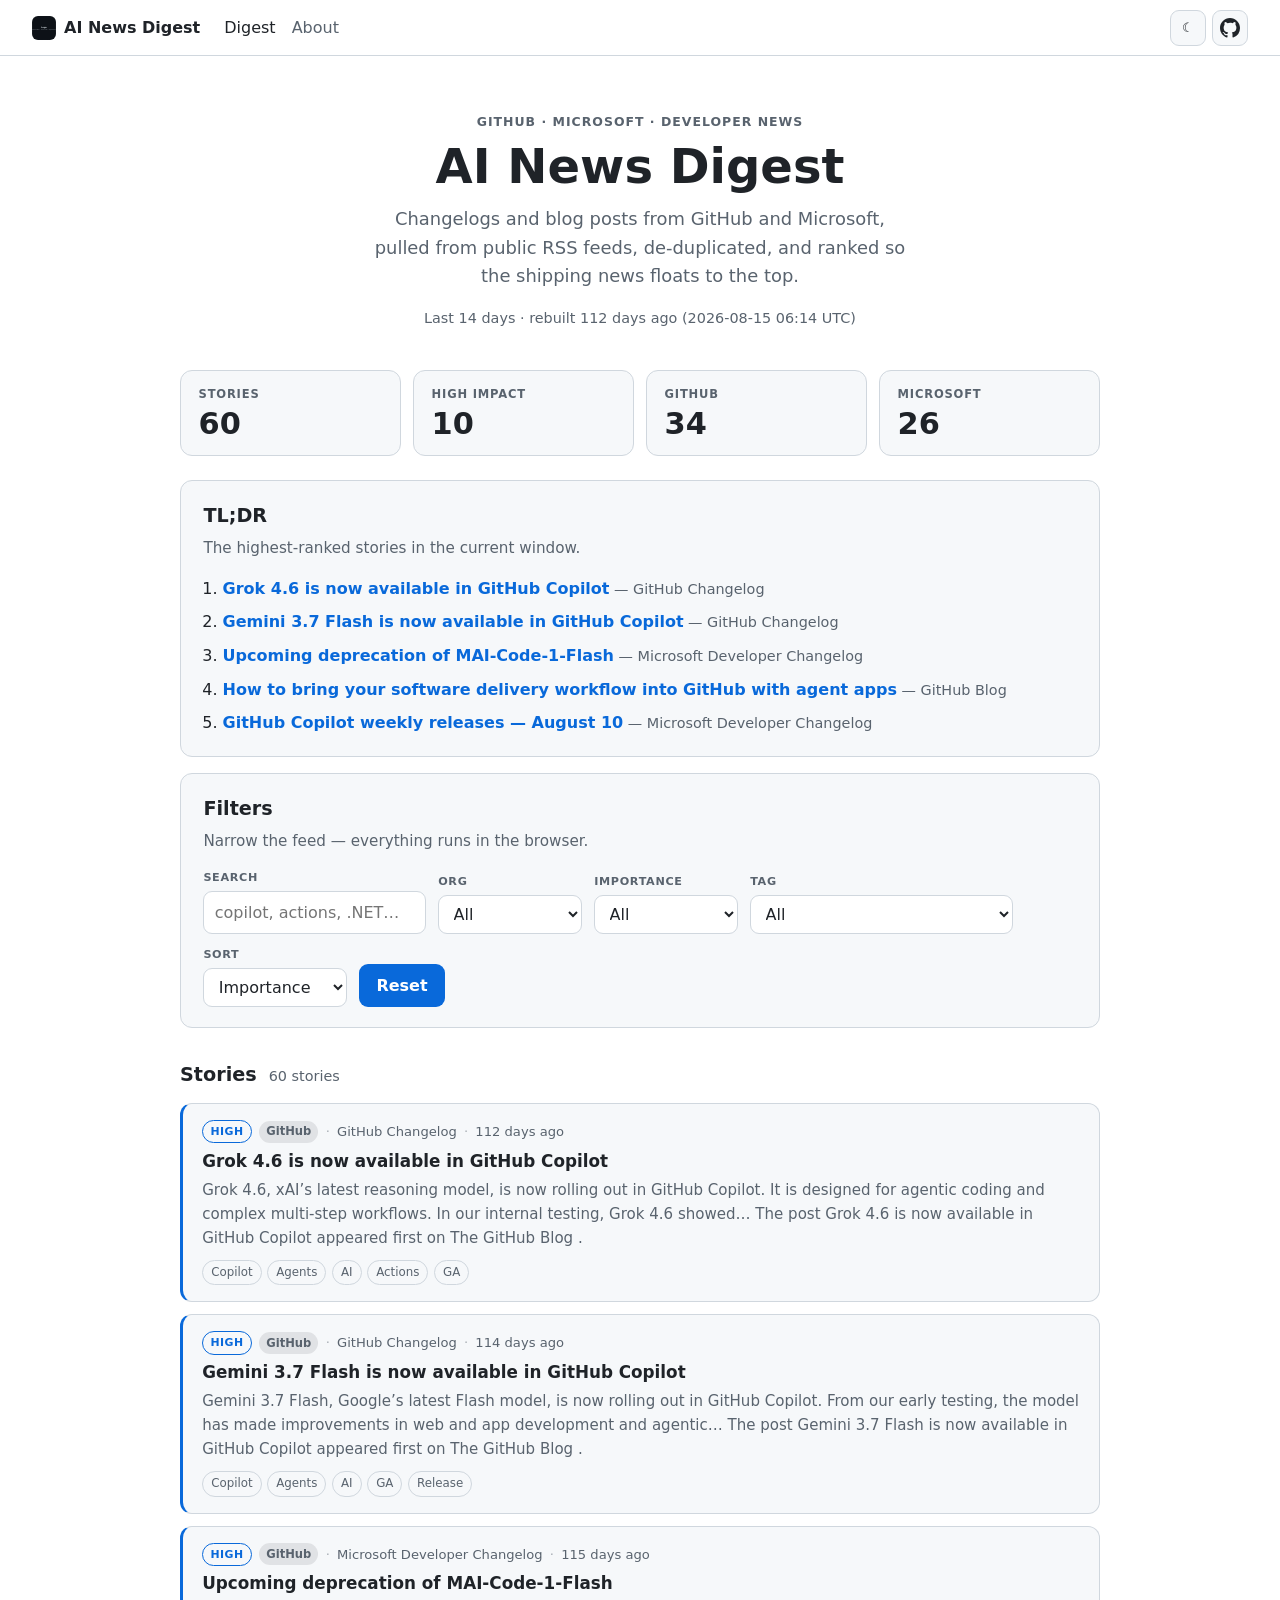
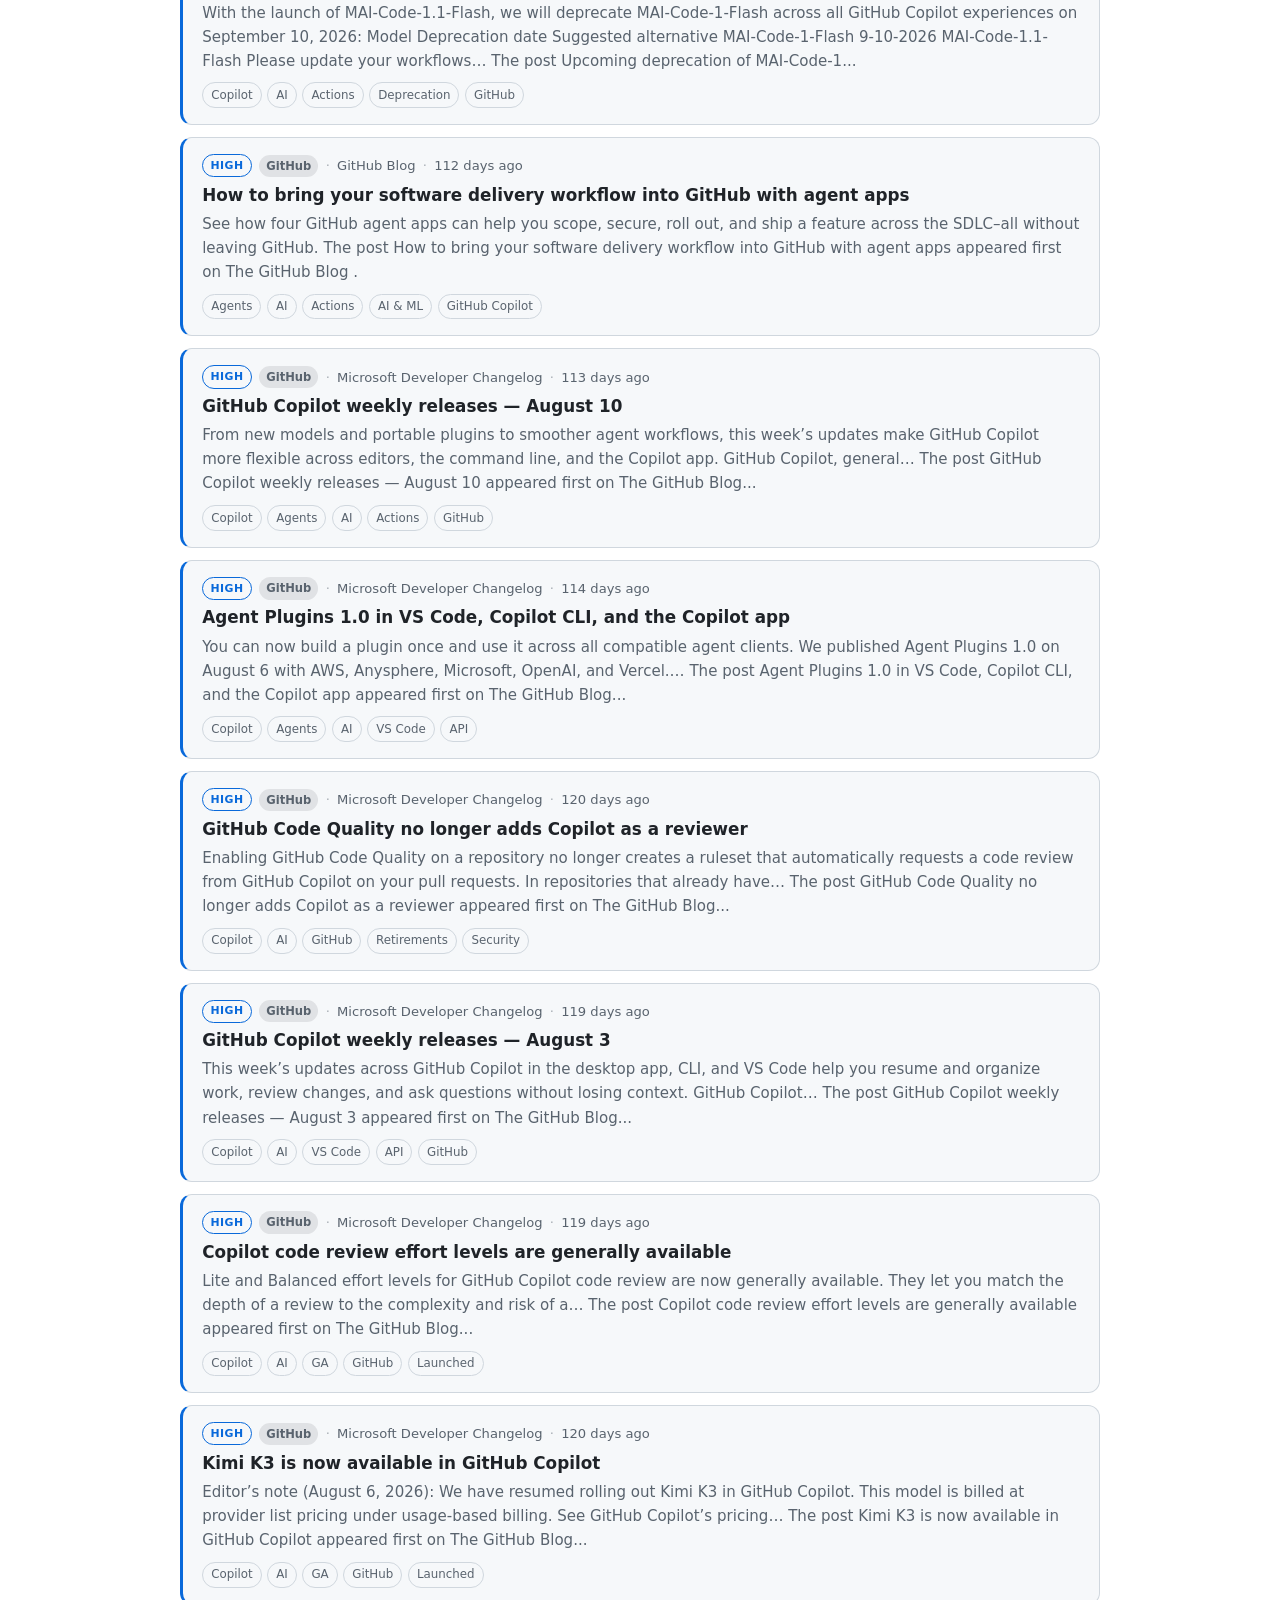
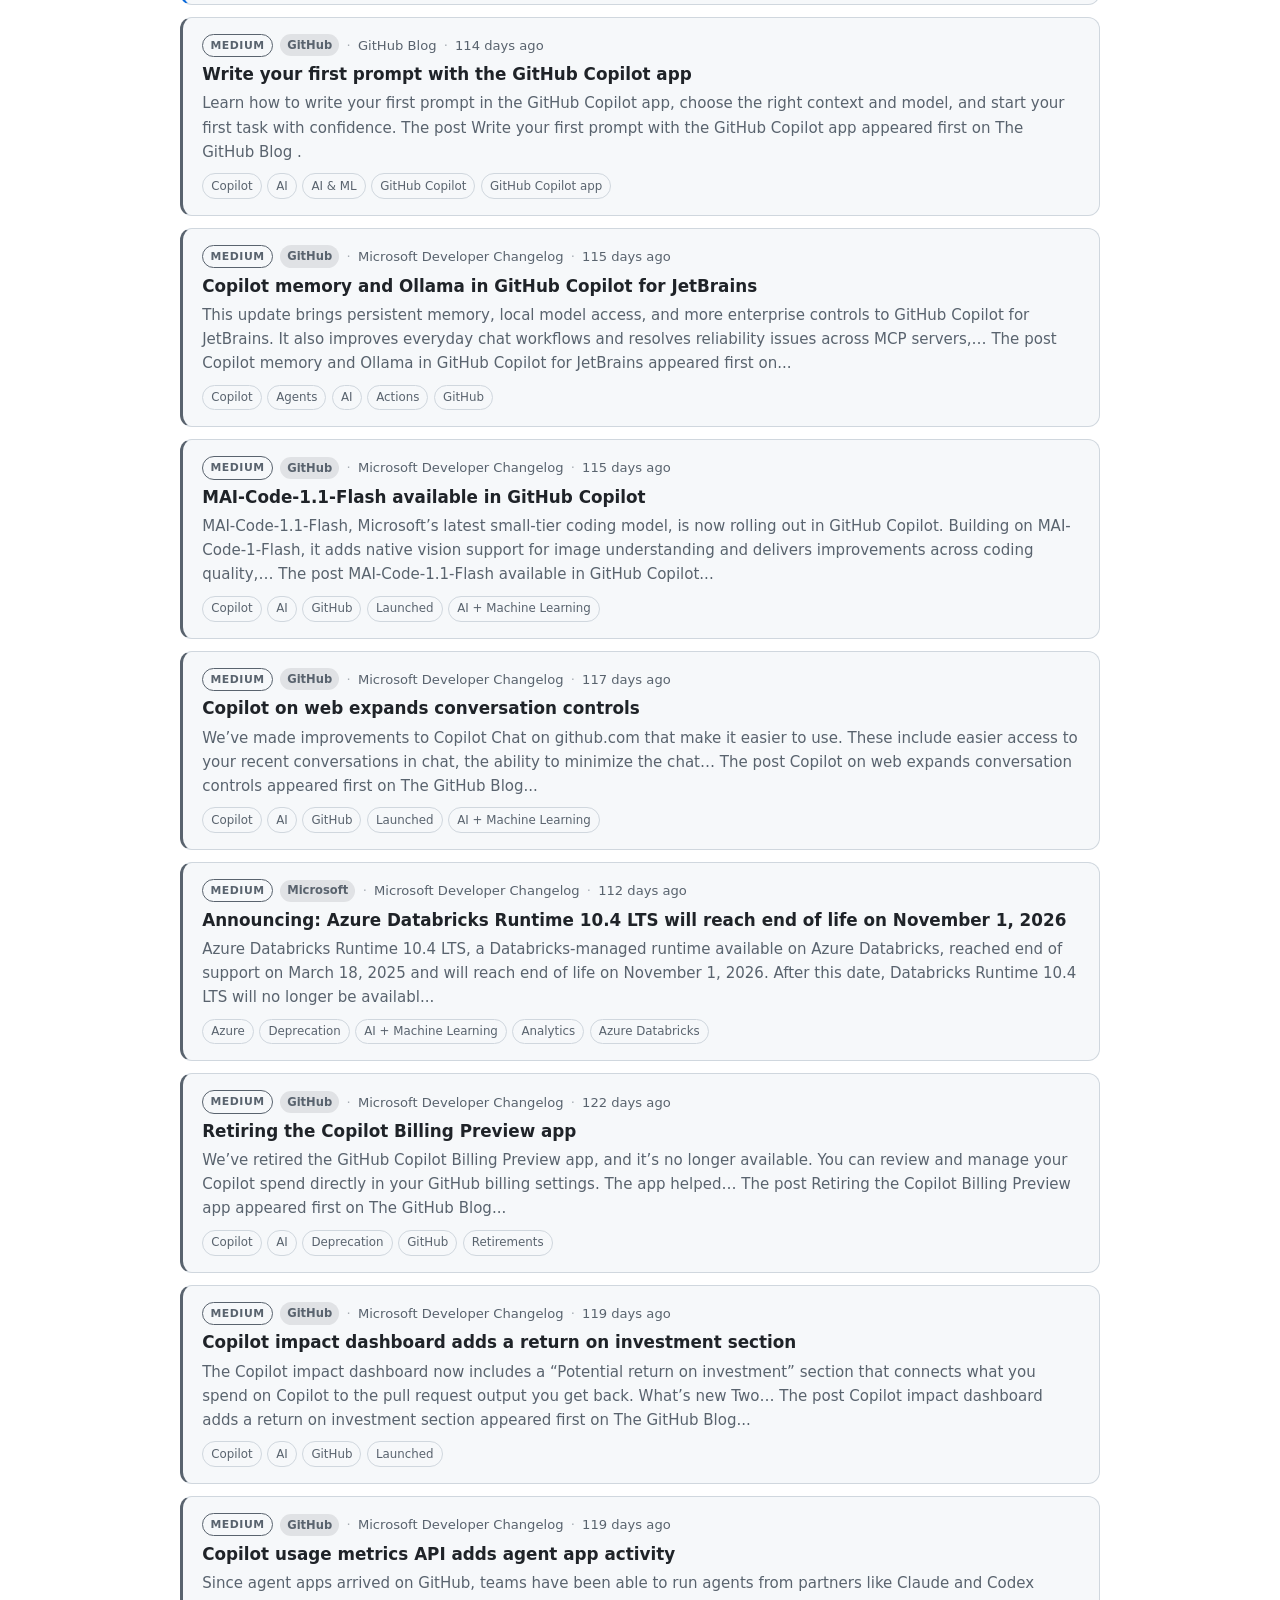
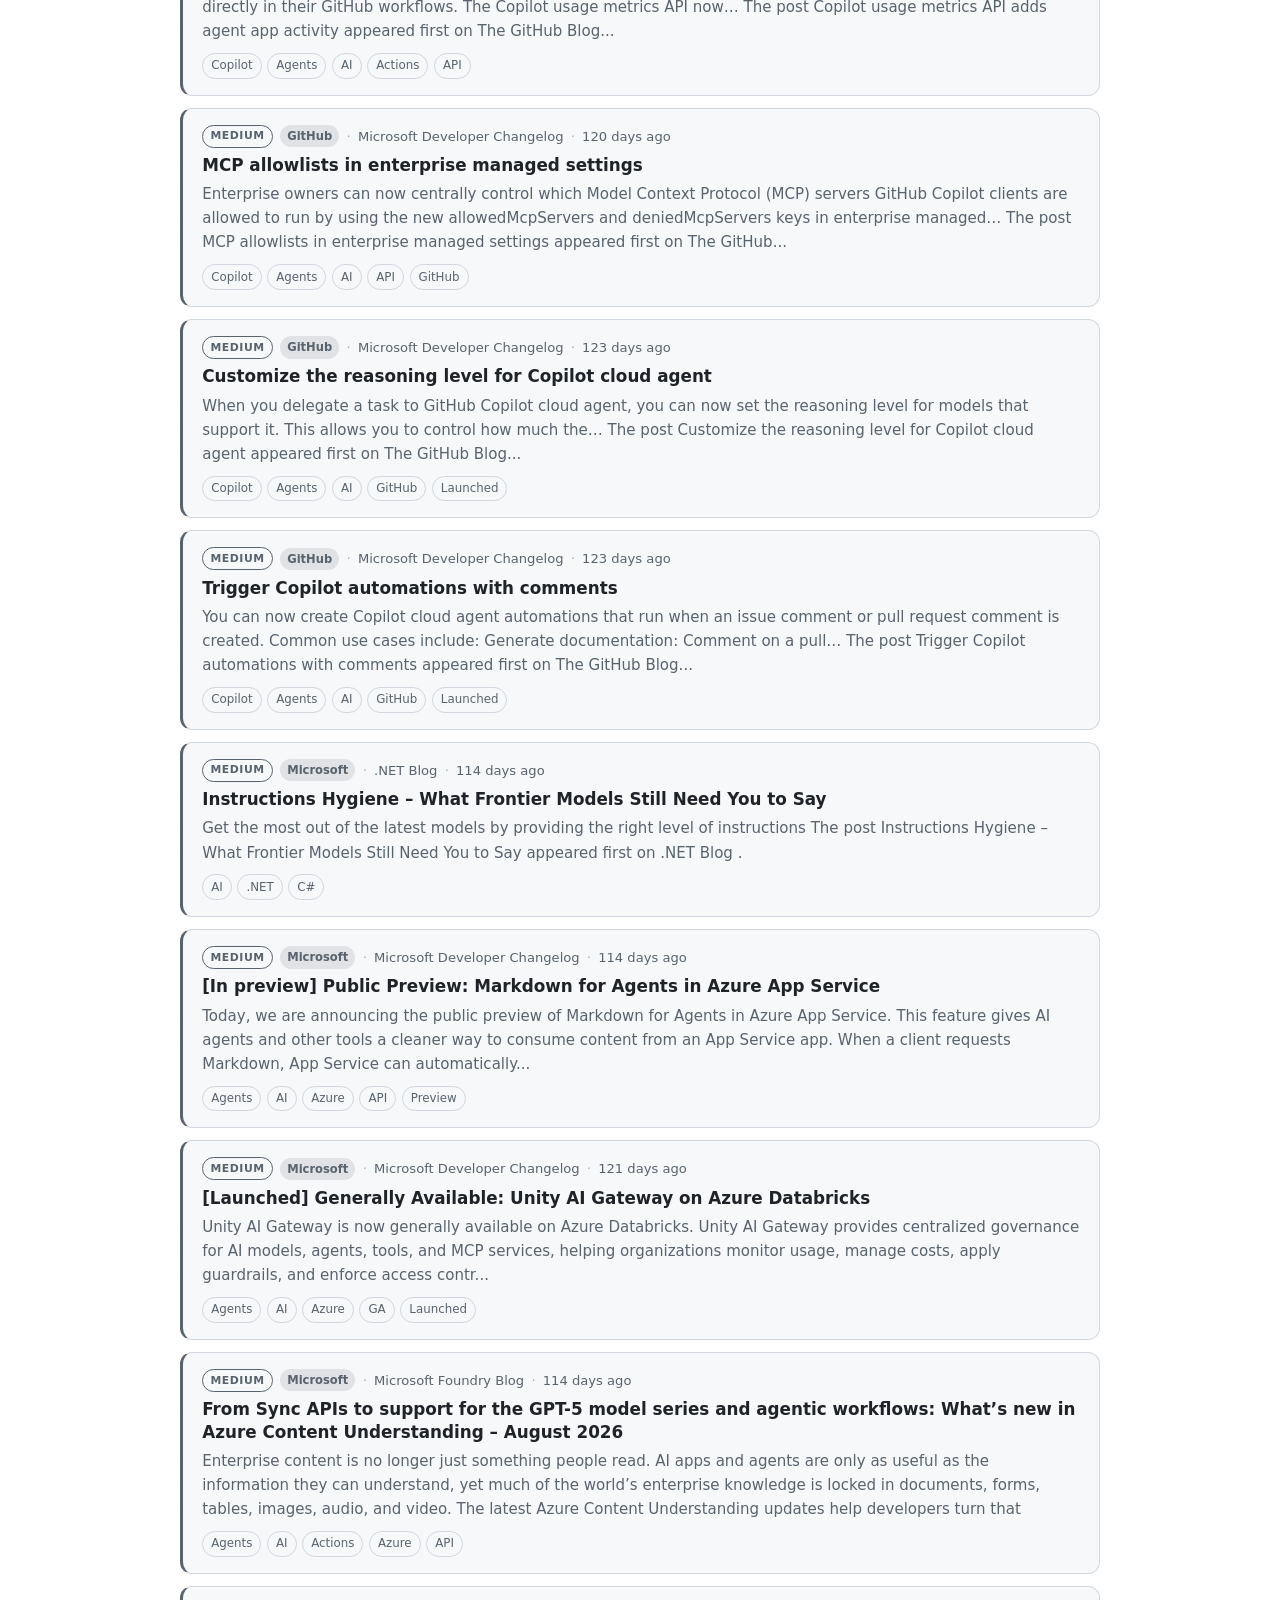
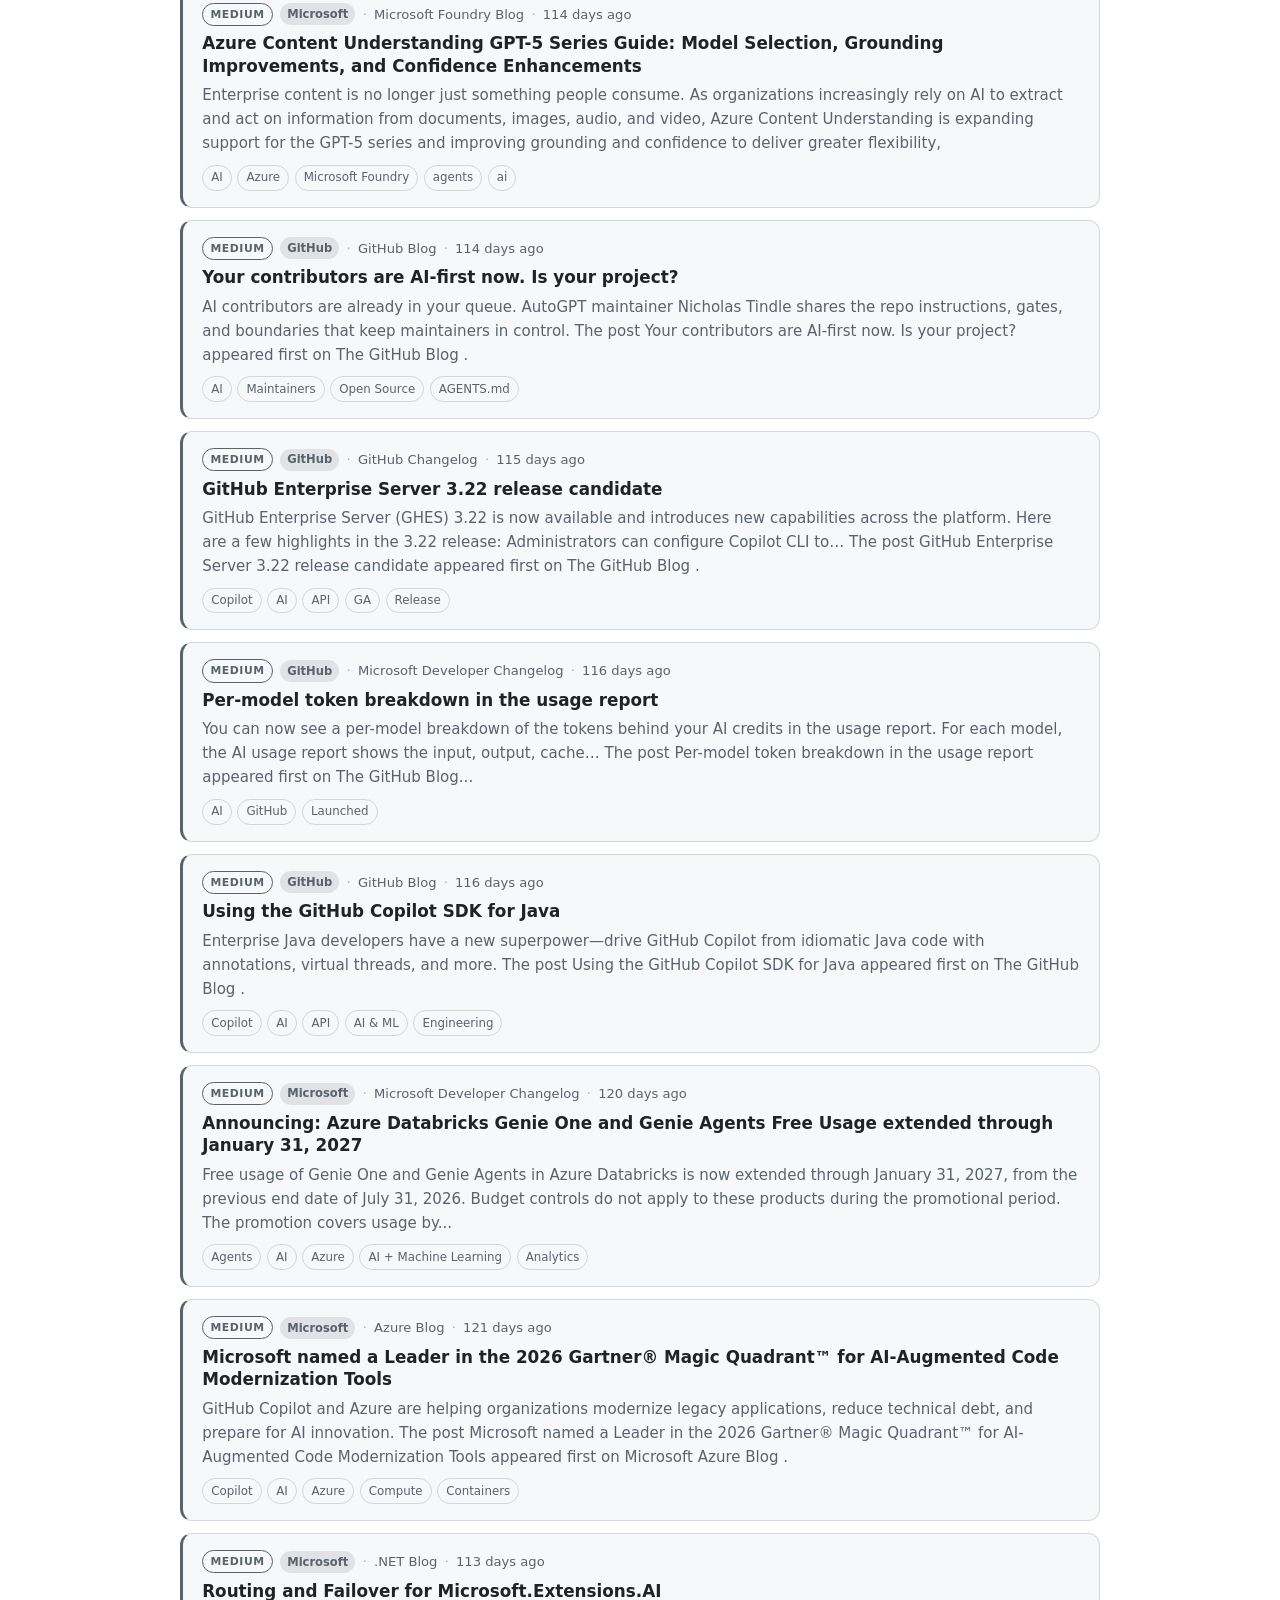
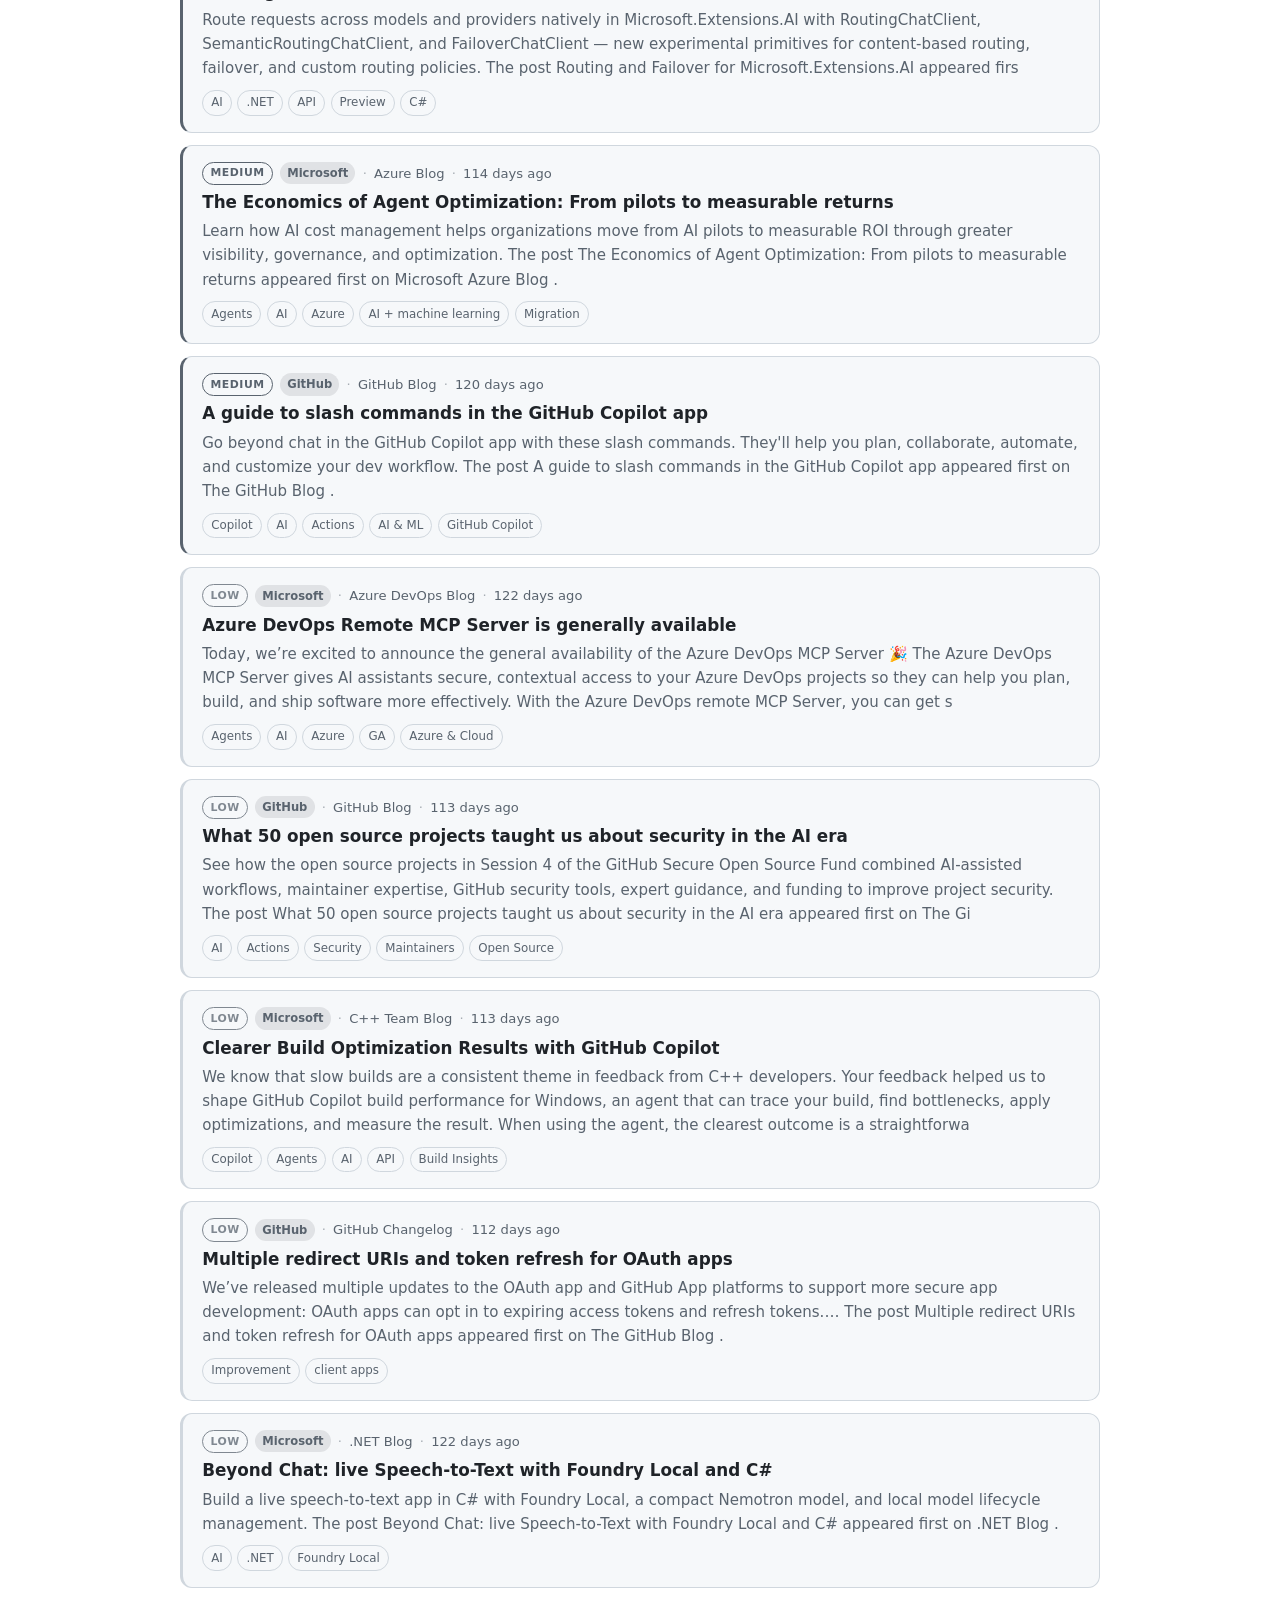
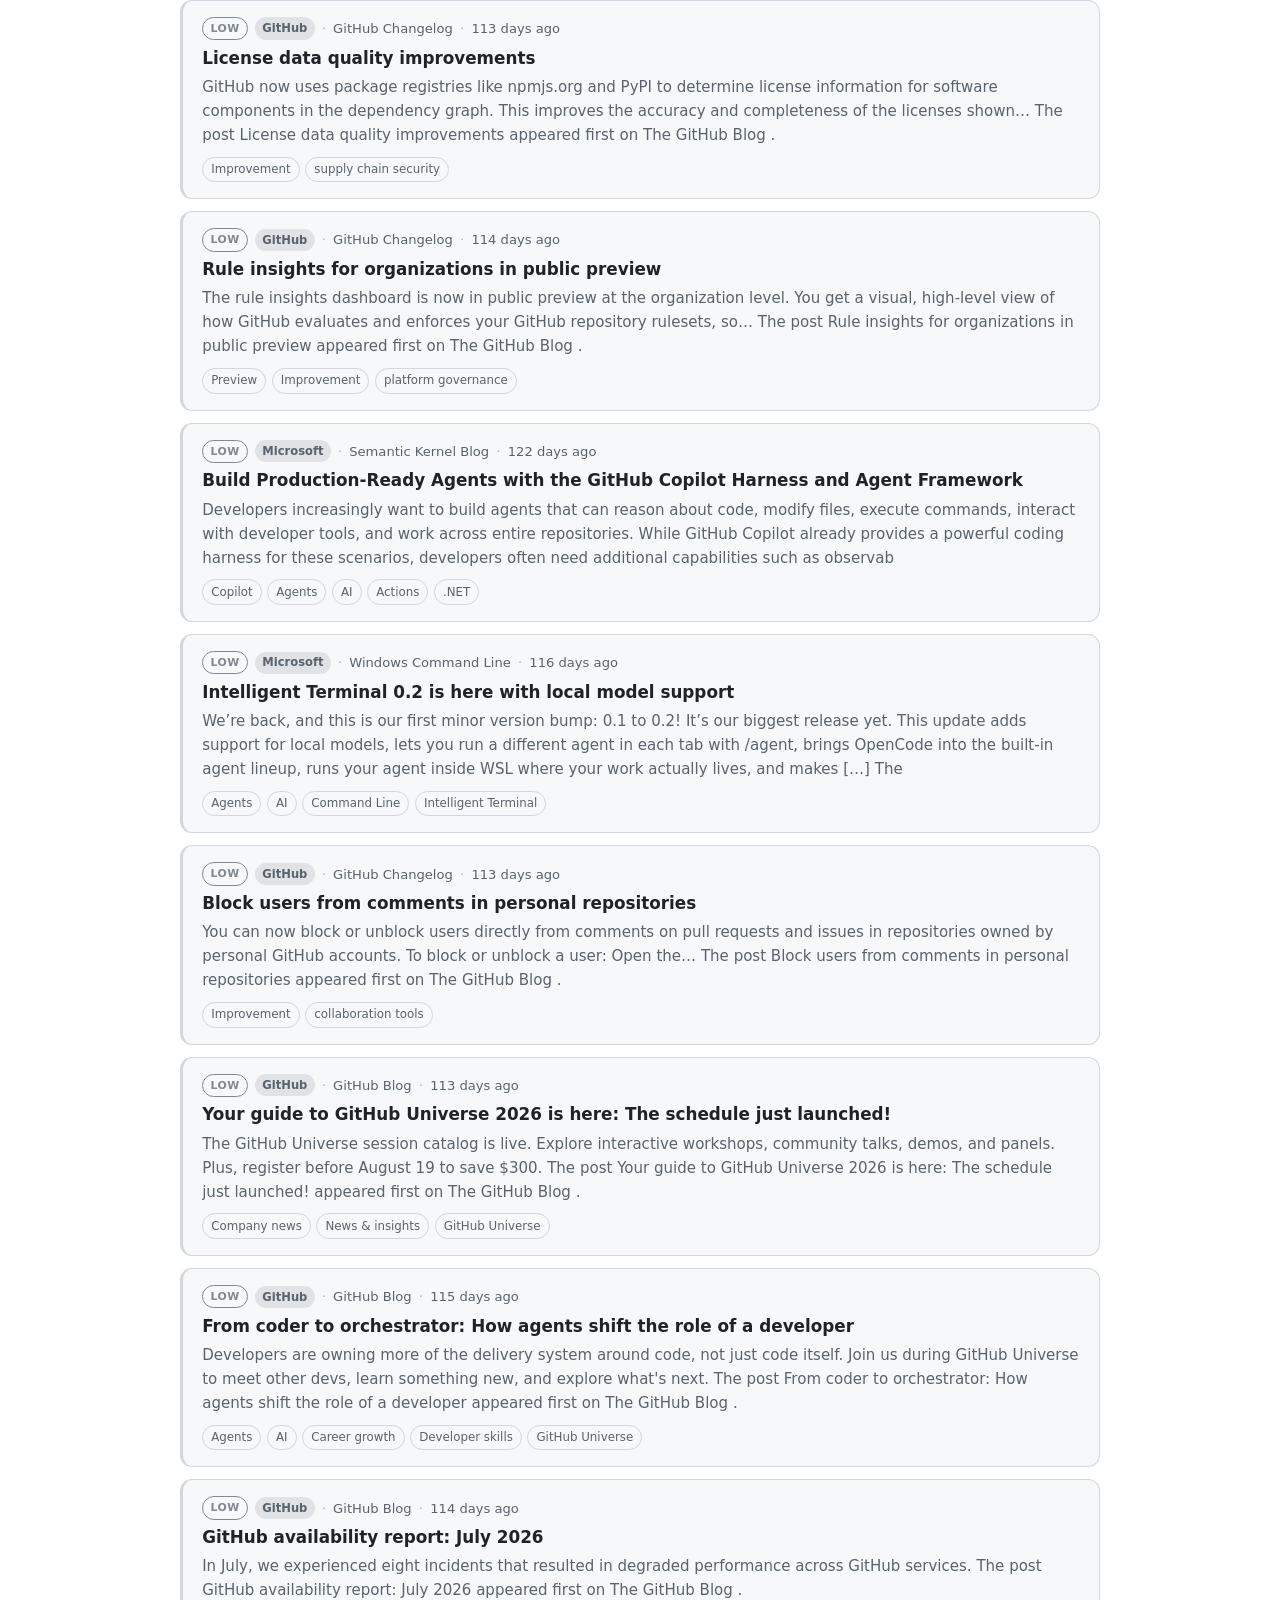
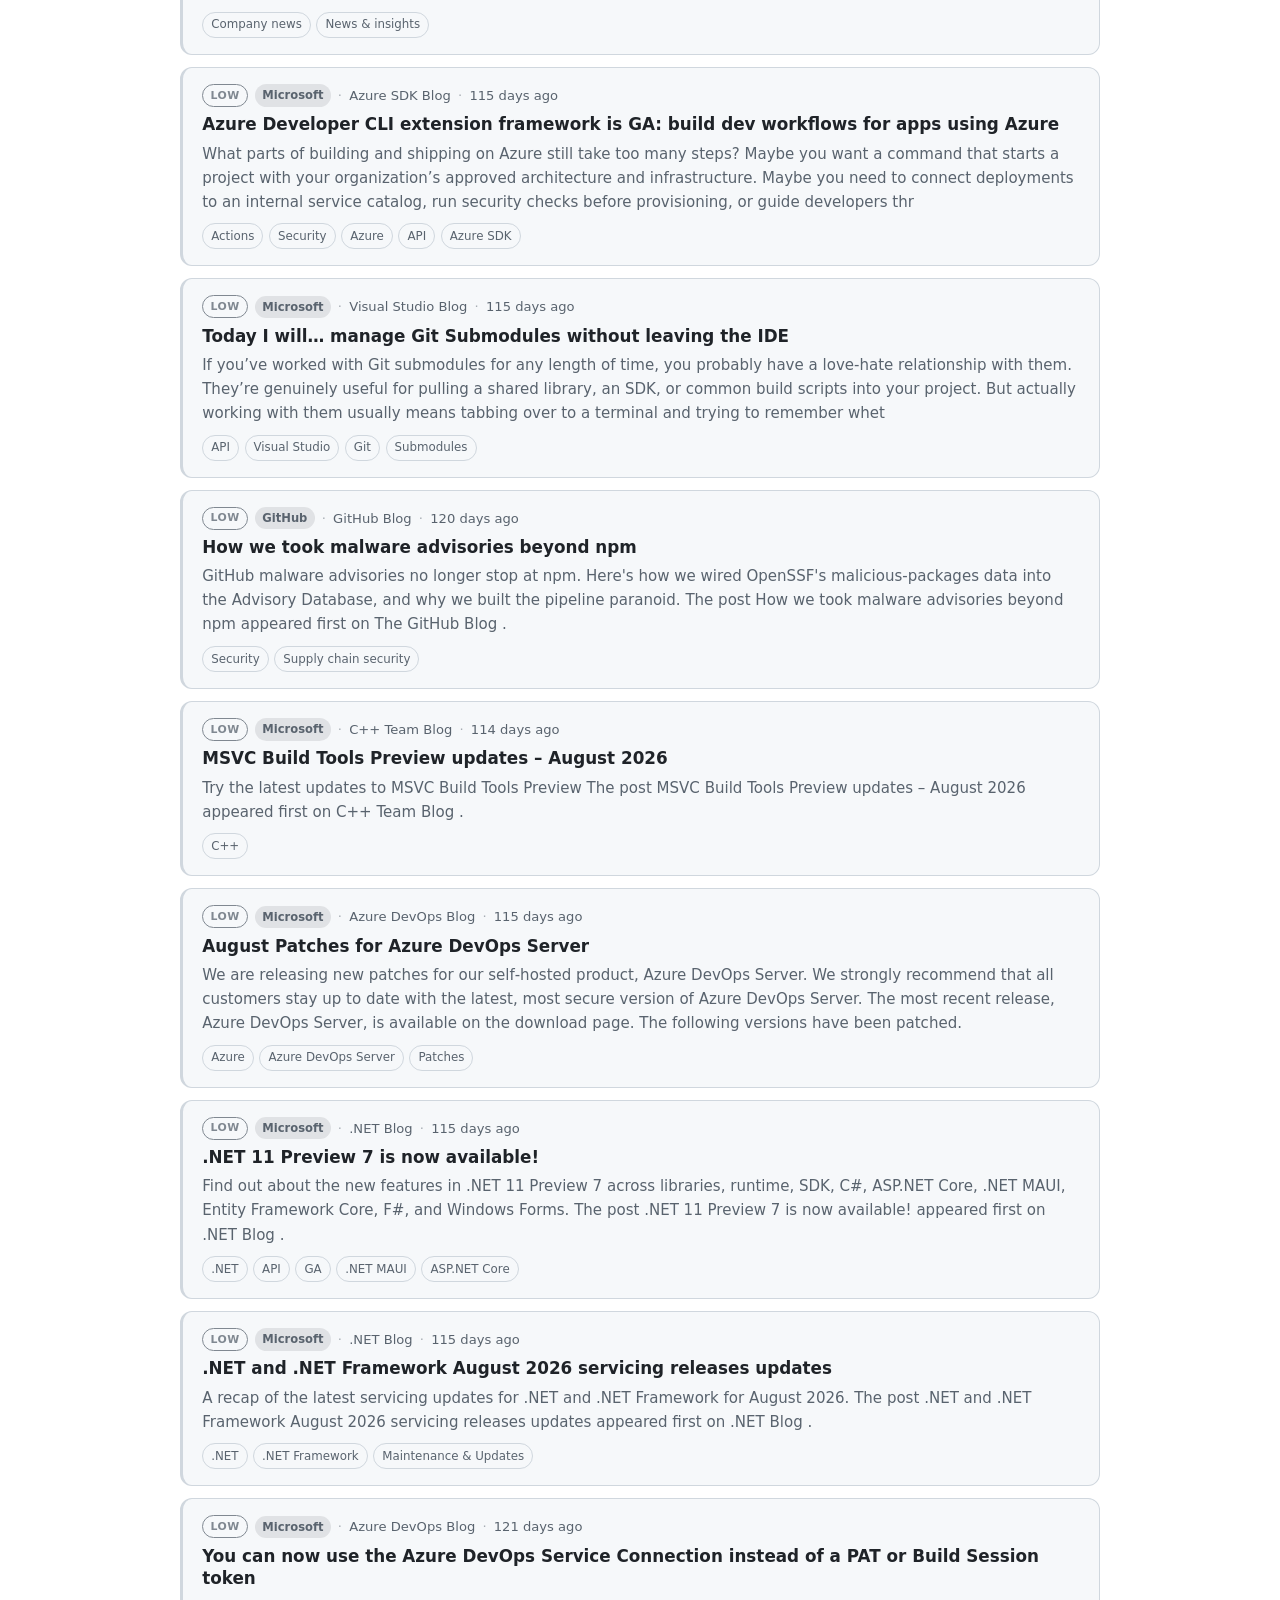
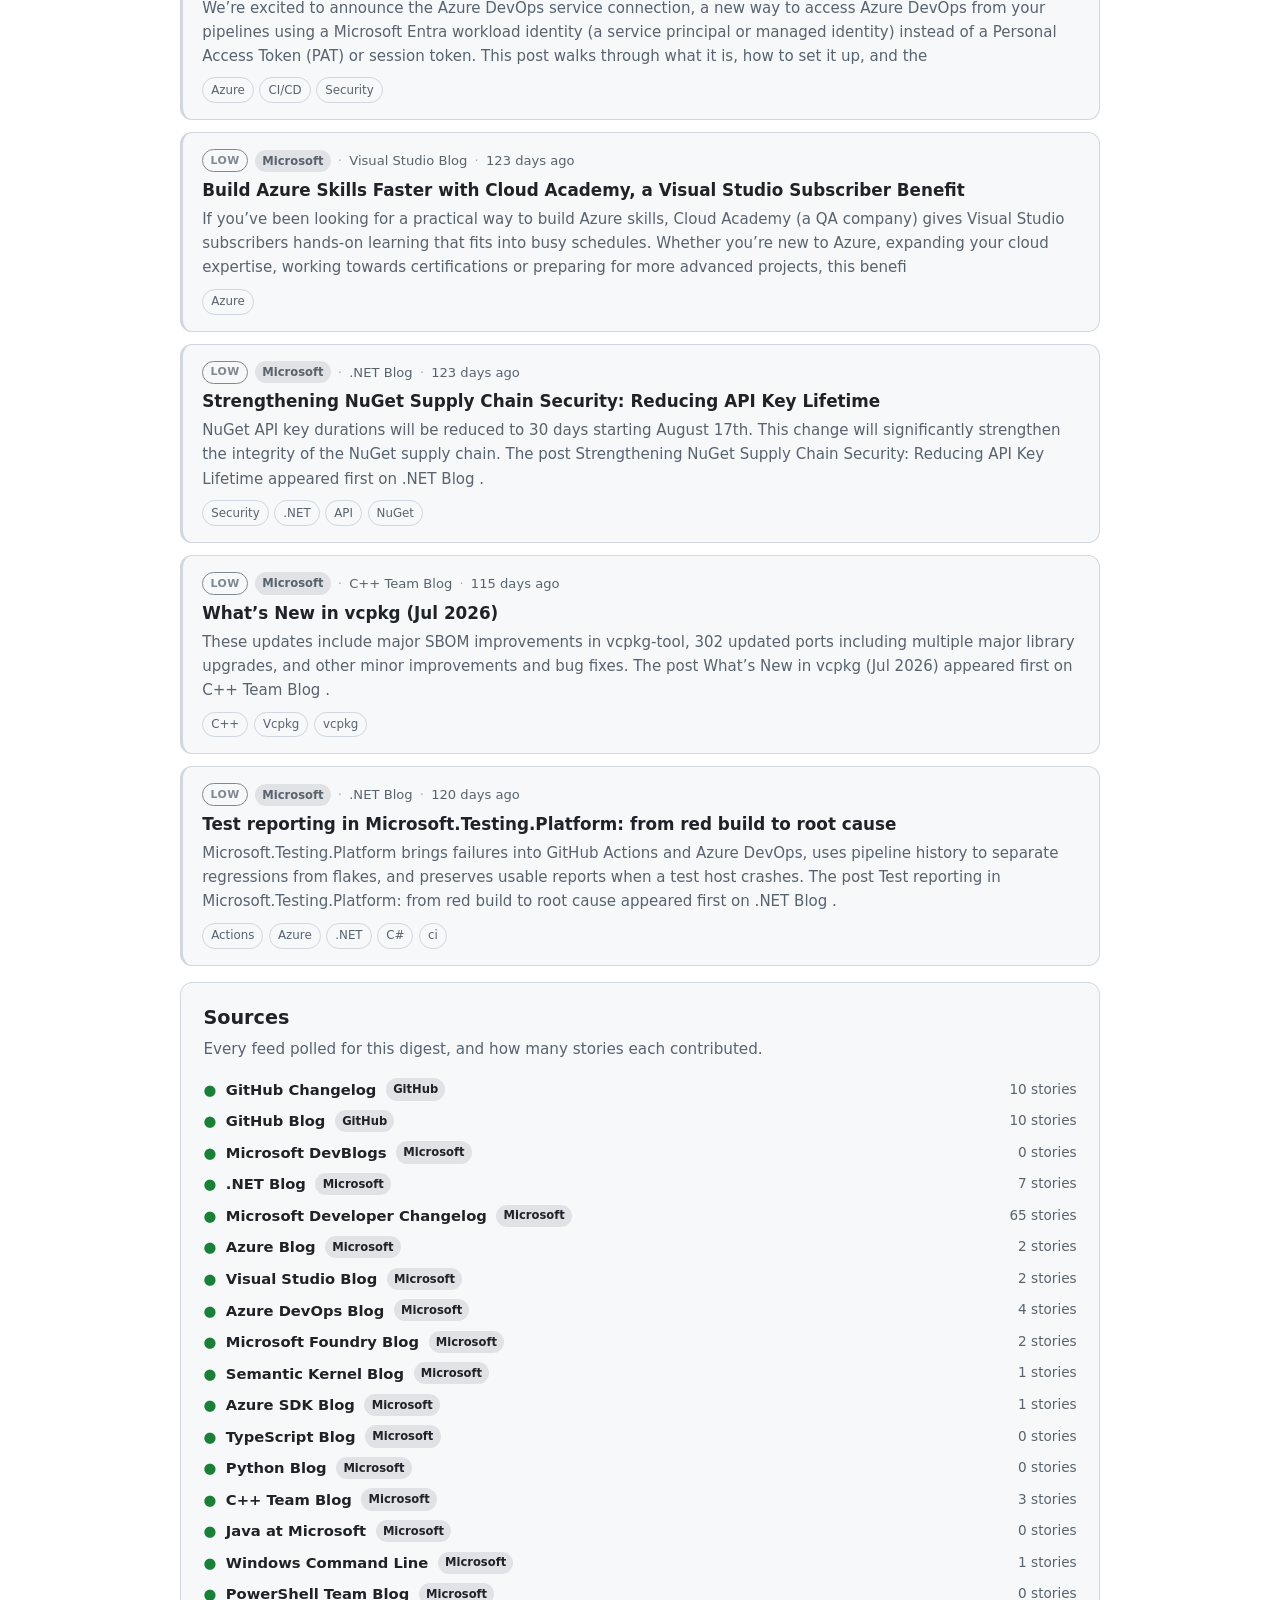
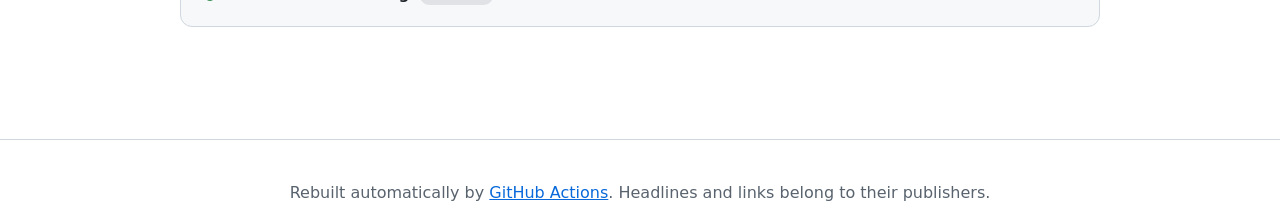
<file: index.html>
<!DOCTYPE html>
<html lang="en">
  <head>
    <meta charset="utf-8" />
    <meta name="viewport" content="width=device-width, initial-scale=1" />
    <meta name="description" content="A digest of GitHub and Microsoft developer news, curated and ranked from public RSS feeds." />
    <title>AI News Digest</title>
    <meta property="og:title" content="AI News Digest" />
    <meta property="og:description" content="A digest of GitHub and Microsoft developer news, curated and ranked from public RSS feeds." />
    <meta property="og:type" content="website" />
    <meta property="og:url" content="https://june070212/ai-news-digest/" />
    <meta property="og:image" content="https://june070212/ai-news-digest/assets/images/og.svg" />
    <meta name="twitter:card" content="summary_large_image" />
    <link rel="icon" href="./assets/images/favicon.svg" />
    <!-- No-flash theme: set data-theme before first paint. -->
    <script>
      (function () {
        try {
          var t = localStorage.getItem("theme") ||
            (matchMedia("(prefers-color-scheme: light)").matches ? "light" : "dark");
          document.documentElement.setAttribute("data-theme", t);
        } catch (e) {}
      })();
    </script>
    <link rel="stylesheet" href="./assets/styles.css" />
  </head>
  <body>
    <header class="topbar">
      <a class="brand" href="./index.html">
        <img class="brand-mark" src="./assets/images/logo.svg" alt="" width="24" height="24" />
        AI News Digest
      </a>
      <nav class="topnav">
        <a href="./index.html" aria-current="page">Digest</a>
        <a href="./about.html">About</a>
      </nav>
      <div class="bar-actions">
        <button id="theme-toggle" class="icon-btn" type="button" aria-label="Toggle color theme" title="Toggle theme"></button>
        <a class="icon-btn" href="https://github.com/june070212/ai-news-digest" target="_blank" rel="noopener" aria-label="View source on GitHub" title="View source on GitHub">
          <svg viewBox="0 0 16 16" width="20" height="20" aria-hidden="true"><path fill="currentColor" d="M8 0C3.58 0 0 3.58 0 8c0 3.54 2.29 6.53 5.47 7.59.4.07.55-.17.55-.38 0-.19-.01-.82-.01-1.49-2.01.37-2.53-.49-2.69-.94-.09-.23-.48-.94-.82-1.13-.28-.15-.68-.52-.01-.53.63-.01 1.08.58 1.23.82.72 1.21 1.87.87 2.33.66.07-.52.28-.87.51-1.07-1.78-.2-3.64-.89-3.64-3.95 0-.87.31-1.59.82-2.15-.08-.2-.36-1.02.08-2.12 0 0 .67-.21 2.2.82a7.6 7.6 0 0 1 2-.27c.68 0 1.36.09 2 .27 1.53-1.04 2.2-.82 2.2-.82.44 1.1.16 1.92.08 2.12.51.56.82 1.27.82 2.15 0 3.07-1.87 3.75-3.65 3.95.29.25.54.73.54 1.48 0 1.07-.01 1.93-.01 2.2 0 .21.15.46.55.38A8.01 8.01 0 0 0 16 8c0-4.42-3.58-8-8-8z"/></svg>
        </a>
      </div>
    </header>

    <main class="wrap">
      <header class="hero">
        <p class="eyebrow">GitHub · Microsoft · developer news</p>
        <h1>AI News Digest</h1>
        <p class="lede">
          Changelogs and blog posts from GitHub and Microsoft, pulled from public
          RSS feeds, de-duplicated, and ranked so the shipping news floats to the top.
        </p>
        <p class="stamp" id="stamp">Loading the latest digest…</p>
      </header>

      <section class="metrics" aria-label="Digest summary">
        <div class="metric"><span class="metric-label">Stories</span><span class="metric-value" id="m-total">—</span></div>
        <div class="metric"><span class="metric-label">High impact</span><span class="metric-value" id="m-high">—</span></div>
        <div class="metric"><span class="metric-label">GitHub</span><span class="metric-value" id="m-github">—</span></div>
        <div class="metric"><span class="metric-label">Microsoft</span><span class="metric-value" id="m-microsoft">—</span></div>
      </section>

      <section class="card" aria-labelledby="tldr-h">
        <h2 id="tldr-h">TL;DR</h2>
        <p class="muted">The highest-ranked stories in the current window.</p>
        <ol class="tldr" id="tldr"></ol>
      </section>

      <section class="card" aria-labelledby="filters-h">
        <h2 id="filters-h">Filters</h2>
        <p class="muted">Narrow the feed — everything runs in the browser.</p>
        <div class="filters">
          <label class="field">
            <span class="field-label">Search</span>
            <input id="f-query" type="search" placeholder="copilot, actions, .NET…" autocomplete="off" />
          </label>
          <label class="field">
            <span class="field-label">Org</span>
            <select id="f-org">
              <option value="">All</option>
              <option value="GitHub">GitHub</option>
              <option value="Microsoft">Microsoft</option>
            </select>
          </label>
          <label class="field">
            <span class="field-label">Importance</span>
            <select id="f-importance">
              <option value="">All</option>
              <option value="high">High</option>
              <option value="medium">Medium</option>
              <option value="low">Low</option>
            </select>
          </label>
          <label class="field">
            <span class="field-label">Tag</span>
            <select id="f-tag"><option value="">All</option></select>
          </label>
          <label class="field">
            <span class="field-label">Sort</span>
            <select id="f-sort">
              <option value="rank">Importance</option>
              <option value="date">Newest first</option>
            </select>
          </label>
          <button id="f-reset" class="btn" type="button">Reset</button>
        </div>
      </section>

      <section aria-labelledby="stories-h">
        <div class="section-head">
          <h2 id="stories-h">Stories</h2>
          <p class="count" id="count">—</p>
        </div>
        <ul class="stories" id="stories"></ul>
        <p class="empty" id="empty" hidden>No stories match those filters.</p>
      </section>

      <section class="card" aria-labelledby="sources-h">
        <h2 id="sources-h">Sources</h2>
        <p class="muted">Every feed polled for this digest, and how many stories each contributed.</p>
        <ul class="sources" id="sources"></ul>
      </section>
    </main>

    <footer class="foot">
      <p>
        Rebuilt automatically by
        <a href="https://github.com/june070212/ai-news-digest/blob/main/.github/workflows/deploy.yml">GitHub Actions</a>.
        Headlines and links belong to their publishers.
      </p>
    </footer>

    <script src="./assets/main.js" defer></script>
  </body>
</html>
</file>
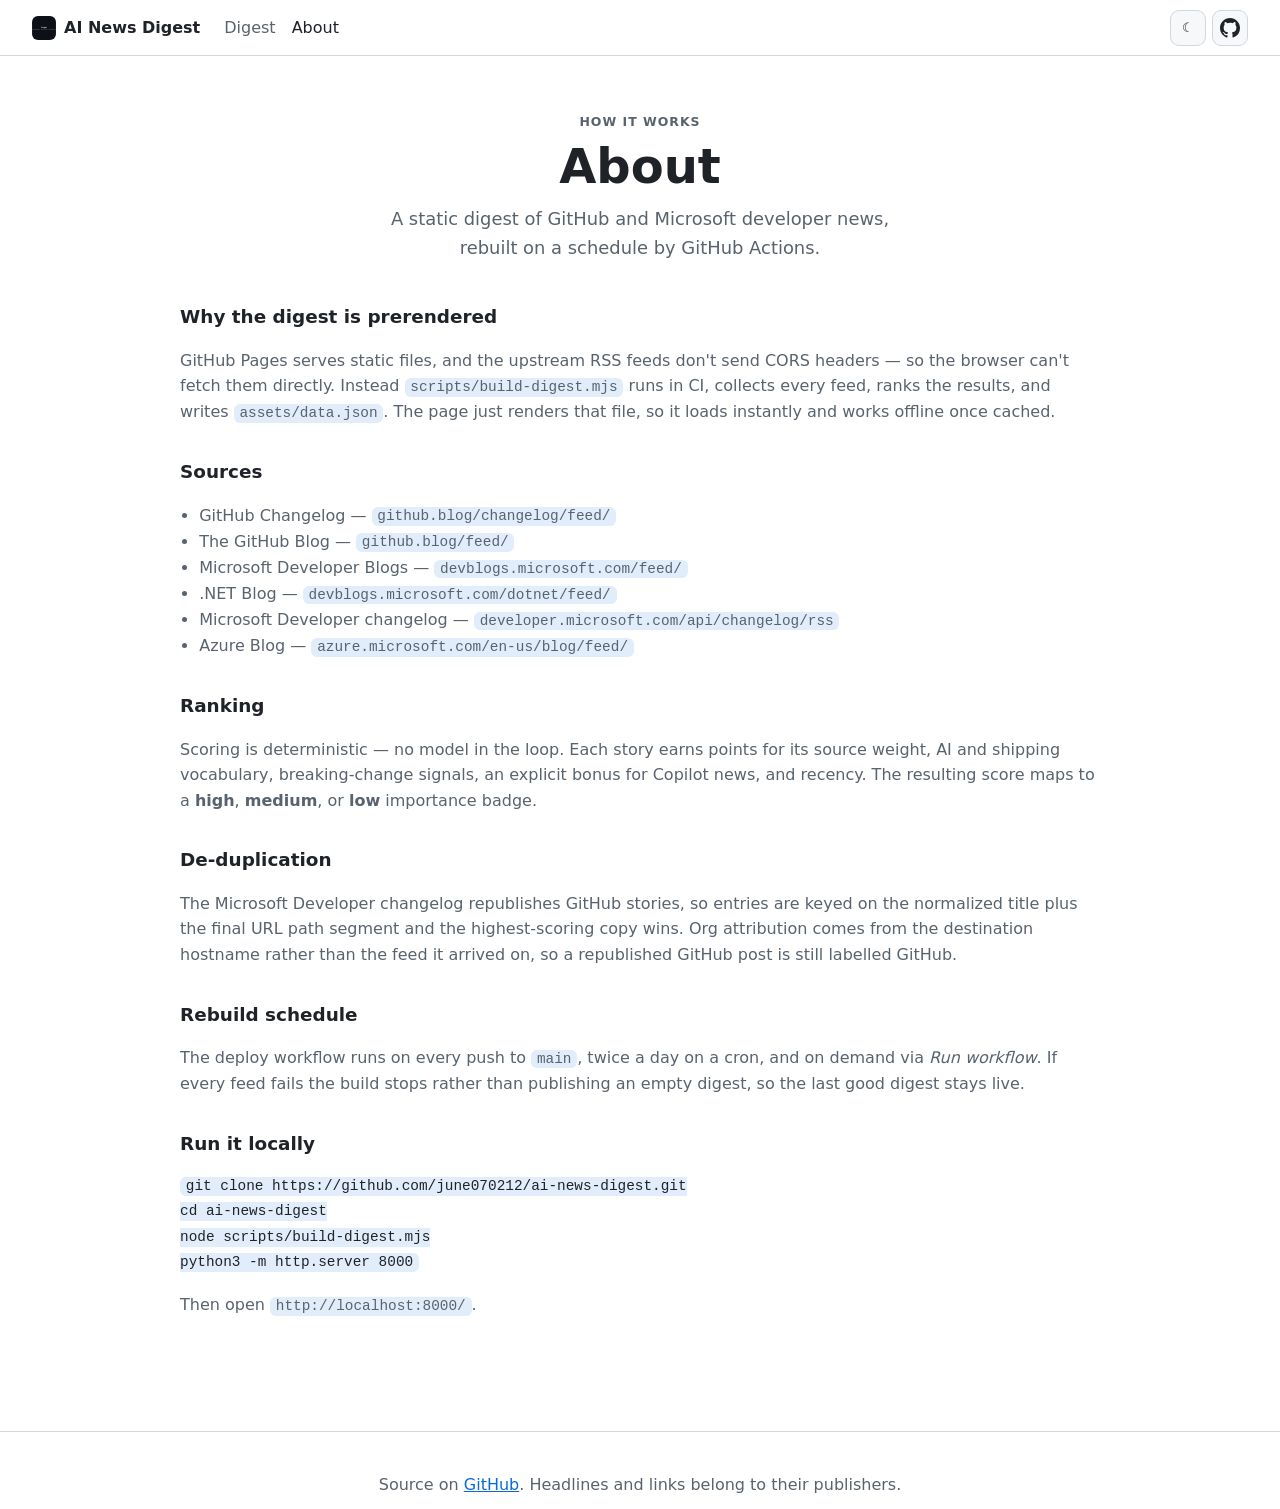
<file: about.html>
<!DOCTYPE html>
<html lang="en">
  <head>
    <meta charset="utf-8" />
    <meta name="viewport" content="width=device-width, initial-scale=1" />
    <meta name="description" content="How AI News Digest collects, de-duplicates, and ranks GitHub and Microsoft developer news." />
    <title>About · AI News Digest</title>
    <link rel="icon" href="./assets/images/favicon.svg" />
    <script>
      (function () {
        try {
          var t = localStorage.getItem("theme") ||
            (matchMedia("(prefers-color-scheme: light)").matches ? "light" : "dark");
          document.documentElement.setAttribute("data-theme", t);
        } catch (e) {}
      })();
    </script>
    <link rel="stylesheet" href="./assets/styles.css" />
  </head>
  <body>
    <header class="topbar">
      <a class="brand" href="./index.html">
        <img class="brand-mark" src="./assets/images/logo.svg" alt="" width="24" height="24" />
        AI News Digest
      </a>
      <nav class="topnav">
        <a href="./index.html">Digest</a>
        <a href="./about.html" aria-current="page">About</a>
      </nav>
      <div class="bar-actions">
        <button id="theme-toggle" class="icon-btn" type="button" aria-label="Toggle color theme" title="Toggle theme"></button>
        <a class="icon-btn" href="https://github.com/june070212/ai-news-digest" target="_blank" rel="noopener" aria-label="View source on GitHub" title="View source on GitHub">
          <svg viewBox="0 0 16 16" width="20" height="20" aria-hidden="true"><path fill="currentColor" d="M8 0C3.58 0 0 3.58 0 8c0 3.54 2.29 6.53 5.47 7.59.4.07.55-.17.55-.38 0-.19-.01-.82-.01-1.49-2.01.37-2.53-.49-2.69-.94-.09-.23-.48-.94-.82-1.13-.28-.15-.68-.52-.01-.53.63-.01 1.08.58 1.23.82.72 1.21 1.87.87 2.33.66.07-.52.28-.87.51-1.07-1.78-.2-3.64-.89-3.64-3.95 0-.87.31-1.59.82-2.15-.08-.2-.36-1.02.08-2.12 0 0 .67-.21 2.2.82a7.6 7.6 0 0 1 2-.27c.68 0 1.36.09 2 .27 1.53-1.04 2.2-.82 2.2-.82.44 1.1.16 1.92.08 2.12.51.56.82 1.27.82 2.15 0 3.07-1.87 3.75-3.65 3.95.29.25.54.73.54 1.48 0 1.07-.01 1.93-.01 2.2 0 .21.15.46.55.38A8.01 8.01 0 0 0 16 8c0-4.42-3.58-8-8-8z"/></svg>
        </a>
      </div>
    </header>

    <main class="wrap prose">
      <header class="hero">
        <p class="eyebrow">How it works</p>
        <h1>About</h1>
        <p class="lede">
          A static digest of GitHub and Microsoft developer news, rebuilt on a
          schedule by GitHub Actions.
        </p>
      </header>

      <h2>Why the digest is prerendered</h2>
      <p>
        GitHub Pages serves static files, and the upstream RSS feeds don't send
        CORS headers — so the browser can't fetch them directly. Instead
        <code>scripts/build-digest.mjs</code> runs in CI, collects every feed,
        ranks the results, and writes <code>assets/data.json</code>. The page just
        renders that file, so it loads instantly and works offline once cached.
      </p>

      <h2>Sources</h2>
      <ul>
        <li>GitHub Changelog — <code>github.blog/changelog/feed/</code></li>
        <li>The GitHub Blog — <code>github.blog/feed/</code></li>
        <li>Microsoft Developer Blogs — <code>devblogs.microsoft.com/feed/</code></li>
        <li>.NET Blog — <code>devblogs.microsoft.com/dotnet/feed/</code></li>
        <li>Microsoft Developer changelog — <code>developer.microsoft.com/api/changelog/rss</code></li>
        <li>Azure Blog — <code>azure.microsoft.com/en-us/blog/feed/</code></li>
      </ul>

      <h2>Ranking</h2>
      <p>
        Scoring is deterministic — no model in the loop. Each story earns points
        for its source weight, AI and shipping vocabulary, breaking-change
        signals, an explicit bonus for Copilot news, and recency. The resulting
        score maps to a <strong>high</strong>, <strong>medium</strong>, or
        <strong>low</strong> importance badge.
      </p>

      <h2>De-duplication</h2>
      <p>
        The Microsoft Developer changelog republishes GitHub stories, so entries
        are keyed on the normalized title plus the final URL path segment and the
        highest-scoring copy wins. Org attribution comes from the destination
        hostname rather than the feed it arrived on, so a republished GitHub post
        is still labelled GitHub.
      </p>

      <h2>Rebuild schedule</h2>
      <p>
        The deploy workflow runs on every push to <code>main</code>, twice a day
        on a cron, and on demand via <em>Run workflow</em>. If every feed fails
        the build stops rather than publishing an empty digest, so the last good
        digest stays live.
      </p>

      <h2>Run it locally</h2>
      <pre><code>git clone https://github.com/june070212/ai-news-digest.git
cd ai-news-digest
node scripts/build-digest.mjs
python3 -m http.server 8000</code></pre>
      <p>Then open <code>http://localhost:8000/</code>.</p>
    </main>

    <footer class="foot">
      <p>
        Source on
        <a href="https://github.com/june070212/ai-news-digest">GitHub</a>.
        Headlines and links belong to their publishers.
      </p>
    </footer>

    <script>
      const t = document.getElementById("theme-toggle");
      const paint = () => {
        t.textContent = document.documentElement.getAttribute("data-theme") === "light" ? "☾" : "☀";
      };
      t.addEventListener("click", () => {
        const next = document.documentElement.getAttribute("data-theme") === "light" ? "dark" : "light";
        document.documentElement.setAttribute("data-theme", next);
        try { localStorage.setItem("theme", next); } catch {}
        paint();
      });
      paint();
    </script>
  </body>
</html>
</file>
<file: assets/styles.css>
:root {
  --bg: #0d1117; --panel: #161b22; --border: #30363d;
  --fg: #e6edf3; --muted: #9198a1; --accent: #2f81f7;
  --ok: #3fb950; --err: #f85149;
  --radius: 12px;
}
:root[data-theme="light"] {
  --bg: #ffffff; --panel: #f6f8fa; --border: #d0d7de;
  --fg: #1f2328; --muted: #59636e; --accent: #0969da;
  --ok: #1a7f37; --err: #cf222e;
}
* { box-sizing: border-box; }
html { -webkit-text-size-adjust: 100%; }
body {
  margin: 0; background: var(--bg); color: var(--fg);
  font: 16px/1.6 -apple-system, BlinkMacSystemFont, "Segoe UI", system-ui, sans-serif;
  transition: background 0.2s ease, color 0.2s ease;
}
a { color: var(--accent); }
code {
  font-family: ui-monospace, SFMono-Regular, Menlo, monospace; font-size: 0.9em;
  background: color-mix(in srgb, var(--accent) 12%, transparent);
  padding: 0.1em 0.4em; border-radius: 6px;
}

/* Top bar */
.topbar {
  display: flex; align-items: center; gap: 1rem;
  padding: 0.6rem clamp(1rem, 4vw, 2rem);
  border-bottom: 1px solid var(--border); position: sticky; top: 0;
  background: color-mix(in srgb, var(--bg) 88%, transparent); backdrop-filter: blur(8px); z-index: 10;
}
.brand { font-weight: 700; text-decoration: none; color: var(--fg); }
.topnav { display: flex; gap: 1rem; margin-left: 0.5rem; }
.topnav a { color: var(--muted); text-decoration: none; font-weight: 500; }
.topnav a[aria-current="page"] { color: var(--fg); }
.bar-actions { margin-left: auto; display: flex; gap: 0.4rem; align-items: center; }
.icon-btn {
  display: inline-flex; align-items: center; justify-content: center;
  width: 36px; height: 36px; border-radius: 9px; border: 1px solid var(--border);
  background: var(--panel); color: var(--fg); cursor: pointer; text-decoration: none;
}
.icon-btn:hover { border-color: var(--accent); }

.wrap { max-width: 820px; margin: 0 auto; padding: clamp(1.5rem, 5vw, 3.5rem) 1.25rem; }
.hero { text-align: center; margin-bottom: 2.5rem; }
.eyebrow {
  text-transform: uppercase; letter-spacing: 0.08em; font-size: 0.78rem;
  font-weight: 600; color: var(--muted); margin: 0 0 0.5rem;
}
h1 { font-size: clamp(2rem, 6vw, 3rem); line-height: 1.1; margin: 0 0 0.75rem; }
.lede { font-size: 1.12rem; color: var(--muted); max-width: 48ch; margin: 0 auto; }

.card {
  background: var(--panel); border: 1px solid var(--border);
  border-radius: var(--radius); padding: 1.25rem 1.4rem; margin: 1rem 0;
}
.card h2 { margin: 0 0 0.25rem; font-size: 1.2rem; }
.muted { color: var(--muted); margin: 0 0 1rem; font-size: 0.95rem; }
.row { display: flex; gap: 0.6rem; flex-wrap: wrap; align-items: center; }

.btn {
  display: inline-block; padding: 0.55rem 1.05rem; border-radius: 9px;
  background: var(--accent); color: #fff; border: 1px solid transparent;
  font: inherit; font-weight: 600; cursor: pointer; text-decoration: none;
}
.btn-ghost { background: transparent; color: var(--fg); border-color: var(--border); }

/* Wider than the template default: story cards need the room. */
.wrap { max-width: 960px; }
.brand { display: inline-flex; align-items: center; gap: 0.5rem; }
.brand-mark { border-radius: 6px; }
.stamp { color: var(--muted); font-size: 0.9rem; margin: 1rem 0 0; }
.stamp.error { color: var(--err); }

/* Summary metrics */
.metrics {
  display: grid; gap: 0.75rem; margin-bottom: 1.5rem;
  grid-template-columns: repeat(auto-fit, minmax(150px, 1fr));
}
.metric {
  background: var(--panel); border: 1px solid var(--border);
  border-radius: var(--radius); padding: 0.9rem 1.1rem;
  display: flex; flex-direction: column; gap: 0.2rem;
}
.metric-label {
  text-transform: uppercase; letter-spacing: 0.07em;
  font-size: 0.72rem; font-weight: 600; color: var(--muted);
}
.metric-value { font-size: 1.9rem; font-weight: 700; line-height: 1.1; }

/* TL;DR */
.tldr { margin: 0; padding-left: 1.2rem; display: grid; gap: 0.5rem; }
.tldr a { text-decoration: none; font-weight: 600; }
.tldr a:hover { text-decoration: underline; }
.tldr-src { color: var(--muted); font-size: 0.9rem; }

/* Filters */
.filters { display: flex; gap: 0.75rem; flex-wrap: wrap; align-items: flex-end; }
.field { display: flex; flex-direction: column; gap: 0.25rem; }
.field-label {
  text-transform: uppercase; letter-spacing: 0.06em;
  font-size: 0.7rem; font-weight: 600; color: var(--muted);
}
input, select {
  padding: 0.5rem 0.65rem; border-radius: 9px; border: 1px solid var(--border);
  background: var(--bg); color: var(--fg); font: inherit; min-width: 9rem;
}
input:focus-visible, select:focus-visible, .tag:focus-visible, .btn:focus-visible {
  outline: 2px solid var(--accent); outline-offset: 1px;
}
.btn {
  display: inline-block; padding: 0.5rem 1rem; border-radius: 9px;
  background: var(--accent); color: #fff; border: 1px solid transparent;
  font: inherit; font-weight: 600; cursor: pointer; text-decoration: none;
}

/* Story list */
.section-head { display: flex; align-items: baseline; gap: 0.75rem; margin: 2rem 0 0.75rem; }
.section-head h2 { margin: 0; font-size: 1.2rem; }
.count { color: var(--muted); font-size: 0.9rem; margin: 0; }
.stories { list-style: none; padding: 0; margin: 0; display: grid; gap: 0.75rem; }
.story {
  background: var(--panel); border: 1px solid var(--border);
  border-left: 3px solid var(--border);
  border-radius: var(--radius); padding: 1rem 1.2rem;
}
.story.imp-high { border-left-color: var(--accent); }
.story.imp-medium { border-left-color: var(--muted); }
.story-meta {
  display: flex; align-items: center; gap: 0.45rem; flex-wrap: wrap;
  font-size: 0.82rem; color: var(--muted); margin-bottom: 0.4rem;
}
.badge {
  text-transform: uppercase; letter-spacing: 0.05em; font-size: 0.68rem; font-weight: 700;
  padding: 0.12rem 0.45rem; border-radius: 999px; border: 1px solid currentColor;
}
.badge-high { color: var(--accent); }
.badge-medium { color: var(--muted); }
.badge-low { color: var(--muted); opacity: 0.75; }
.chip {
  font-size: 0.72rem; font-weight: 600; padding: 0.12rem 0.45rem;
  border-radius: 999px; background: color-mix(in srgb, var(--fg) 10%, transparent);
}
.dot { opacity: 0.5; }
.story-heading { margin: 0 0 0.35rem; font-size: 1.05rem; line-height: 1.35; }
.story-title { color: var(--fg); text-decoration: none; }
.story-title:hover { color: var(--accent); text-decoration: underline; }
.story-summary { margin: 0; color: var(--muted); font-size: 0.94rem; }
.tags { display: flex; gap: 0.35rem; flex-wrap: wrap; margin-top: 0.6rem; }
.tag {
  font: inherit; font-size: 0.74rem; cursor: pointer;
  padding: 0.15rem 0.5rem; border-radius: 999px;
  border: 1px solid var(--border); background: transparent; color: var(--muted);
}
.tag:hover { border-color: var(--accent); color: var(--accent); }
.empty { color: var(--muted); text-align: center; padding: 2rem 0; }

/* Sources */
.sources { list-style: none; padding: 0; margin: 0; display: grid; gap: 0.5rem; }
.source { display: flex; align-items: center; gap: 0.6rem; flex-wrap: wrap; font-size: 0.92rem; }
.source-dot { color: var(--ok); }
.source.err .source-dot { color: var(--err); }
.source-label { font-weight: 600; }
.source-count { color: var(--muted); margin-left: auto; font-size: 0.85rem; }

.prose { color: var(--fg); }
.prose h2 { margin: 2rem 0 0.5rem; font-size: 1.15rem; }
.prose p, .prose li { color: var(--muted); }
.prose ul { padding-left: 1.2rem; }

@media (prefers-reduced-motion: reduce) { body { transition: none; } }


.foot { text-align: center; color: var(--muted); border-top: 1px solid var(--border); padding-top: 1.5rem; margin-top: 2.5rem; }
</file>
